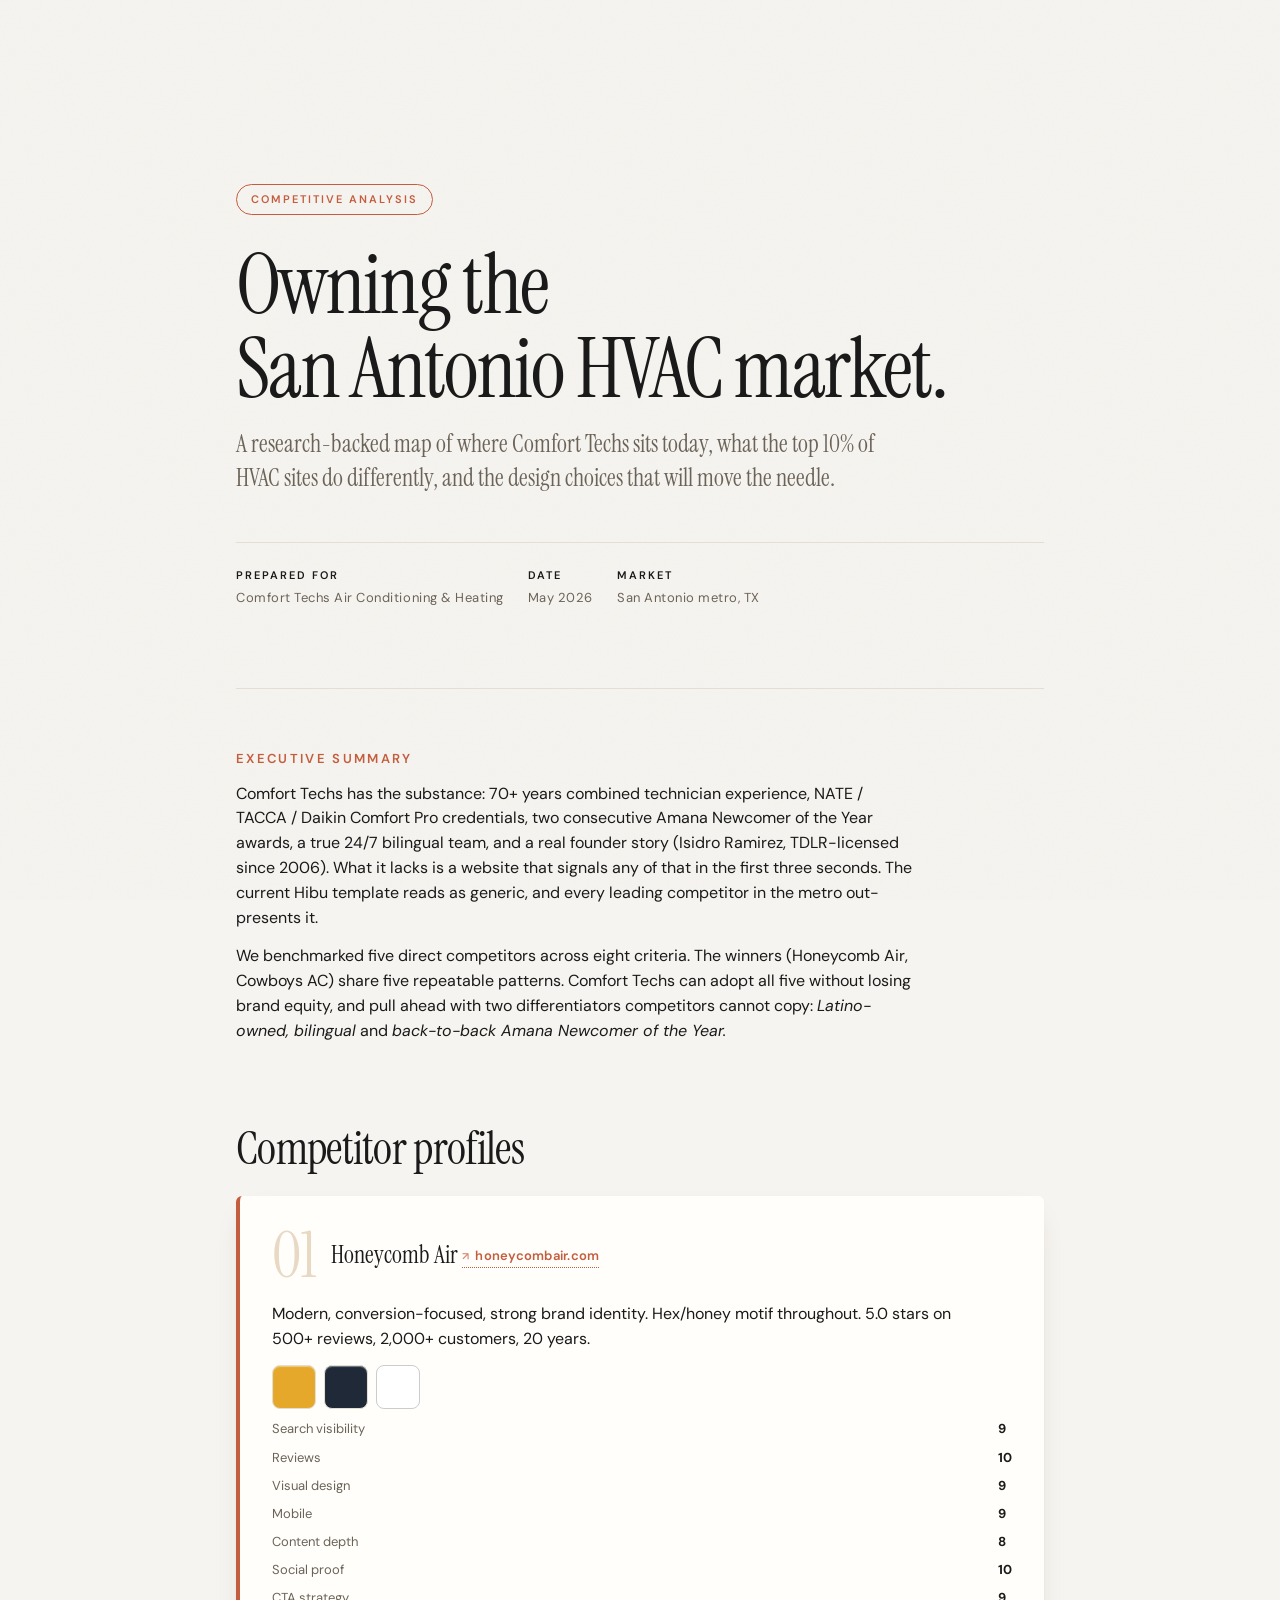
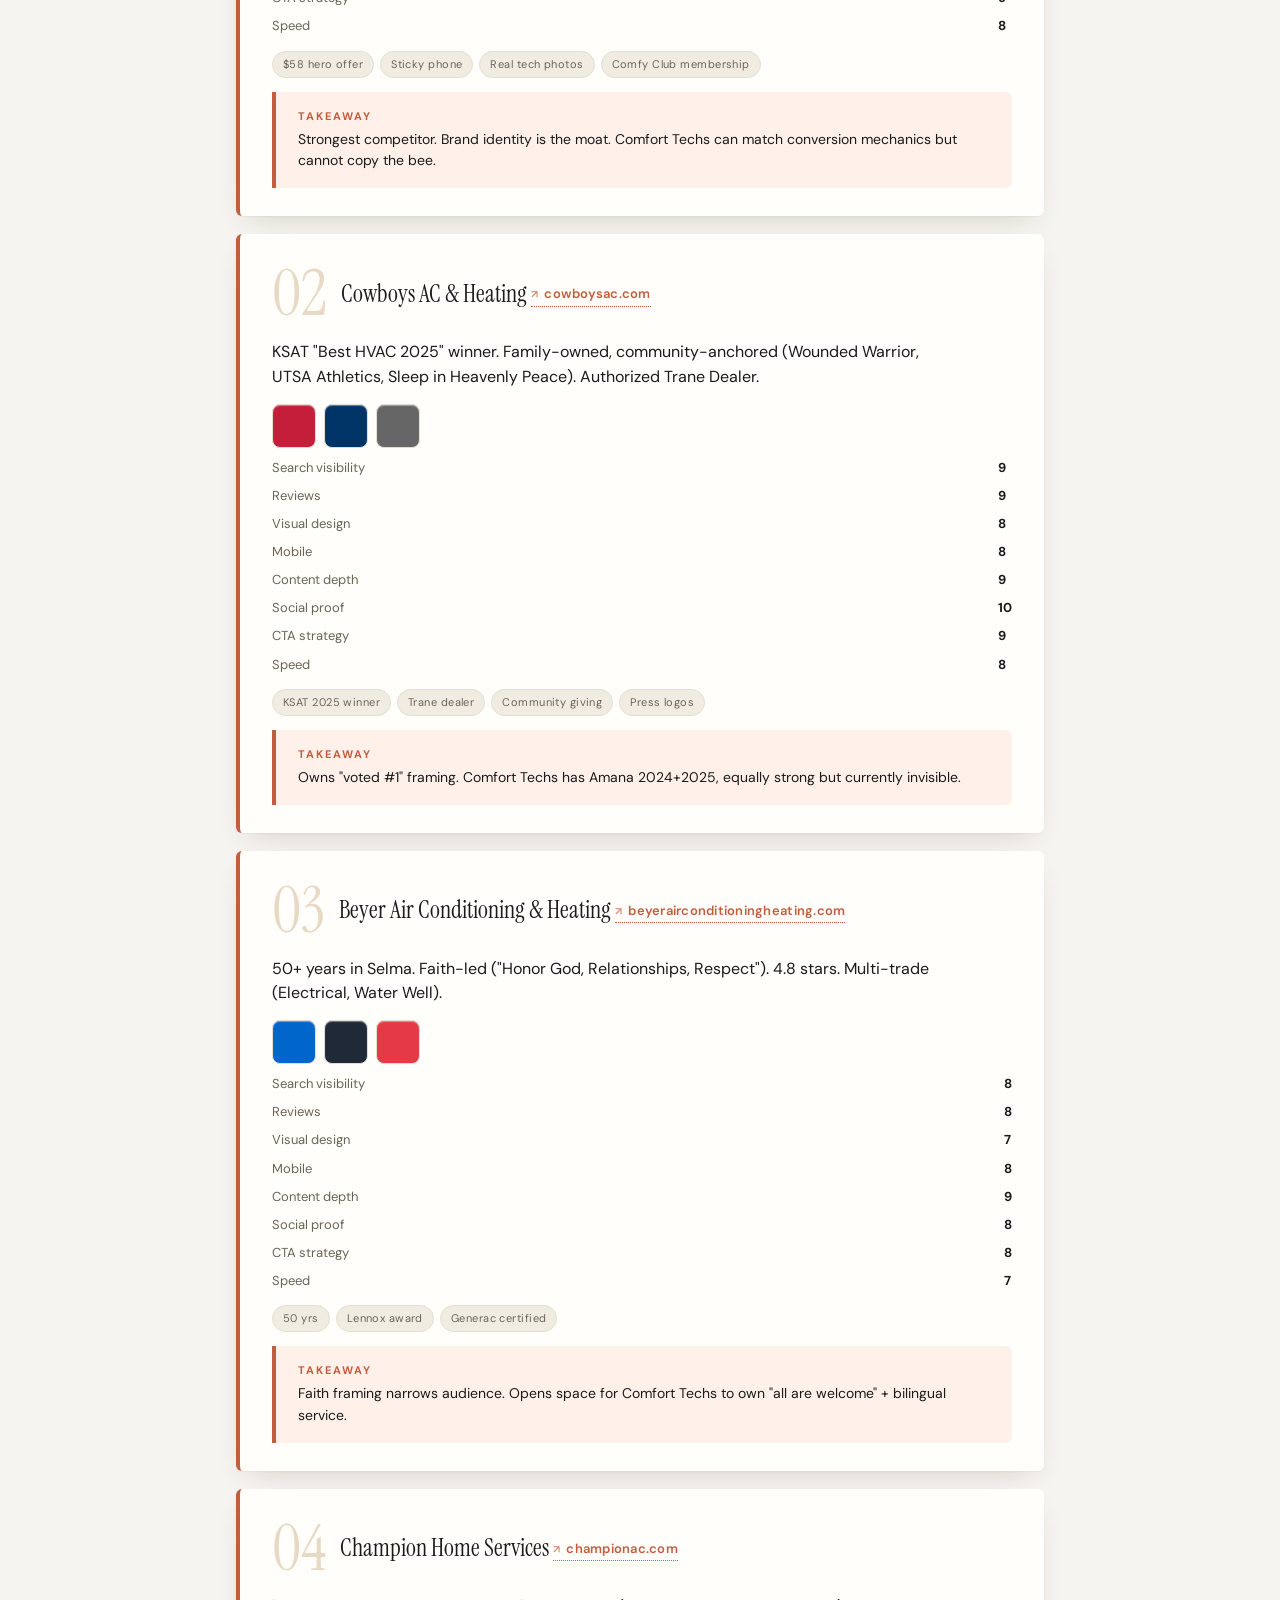
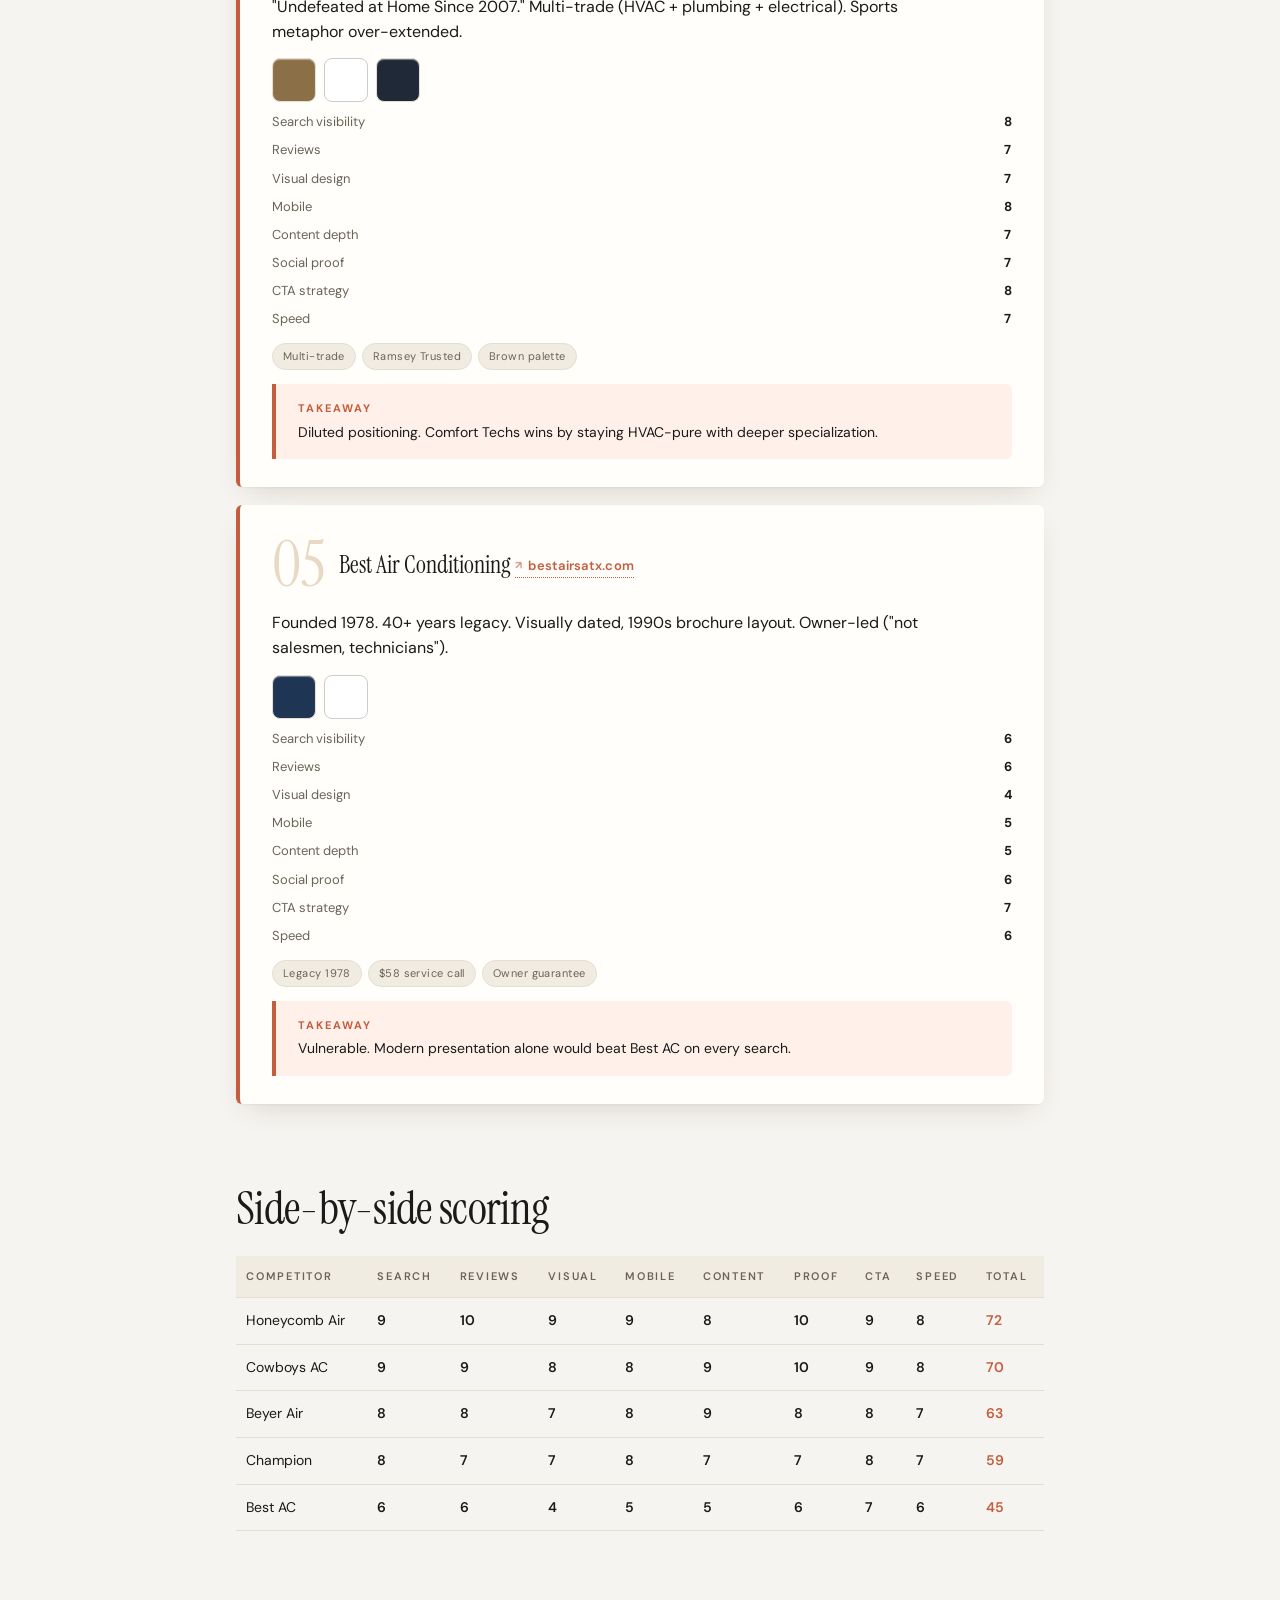
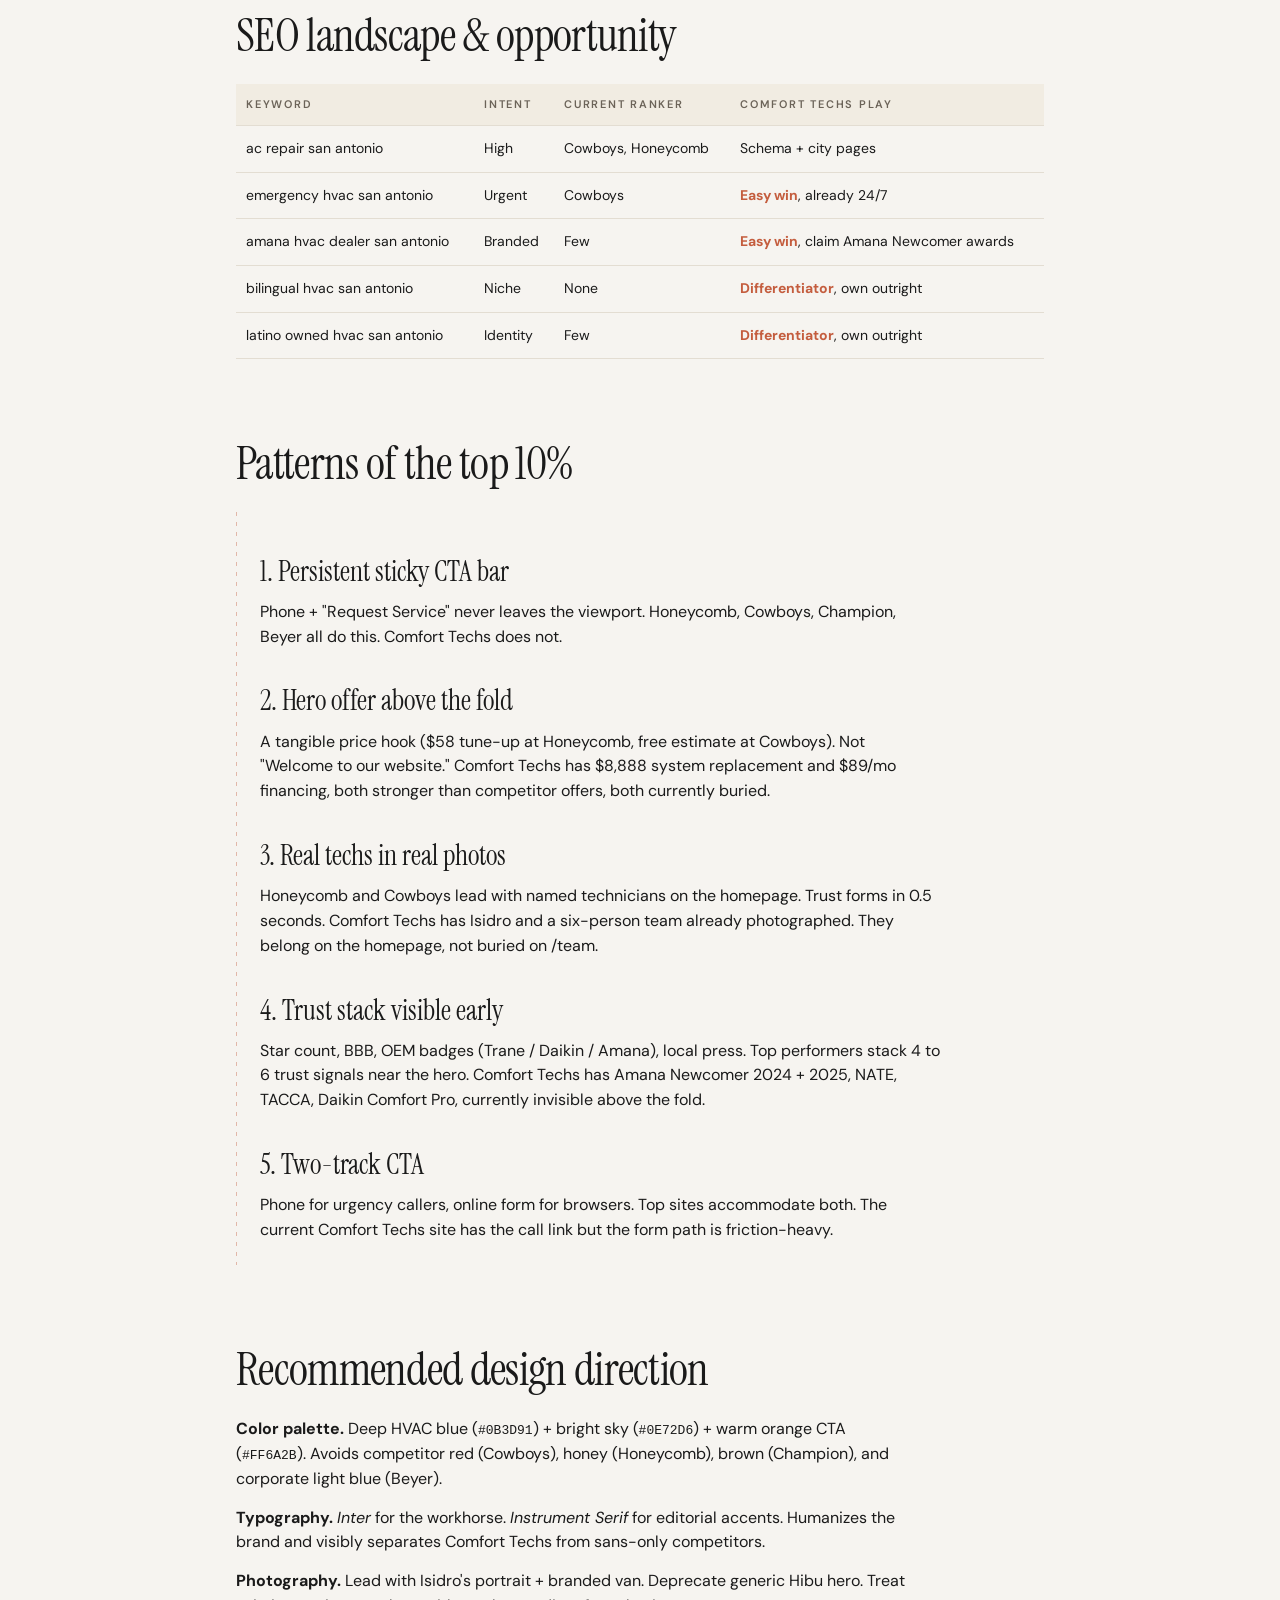
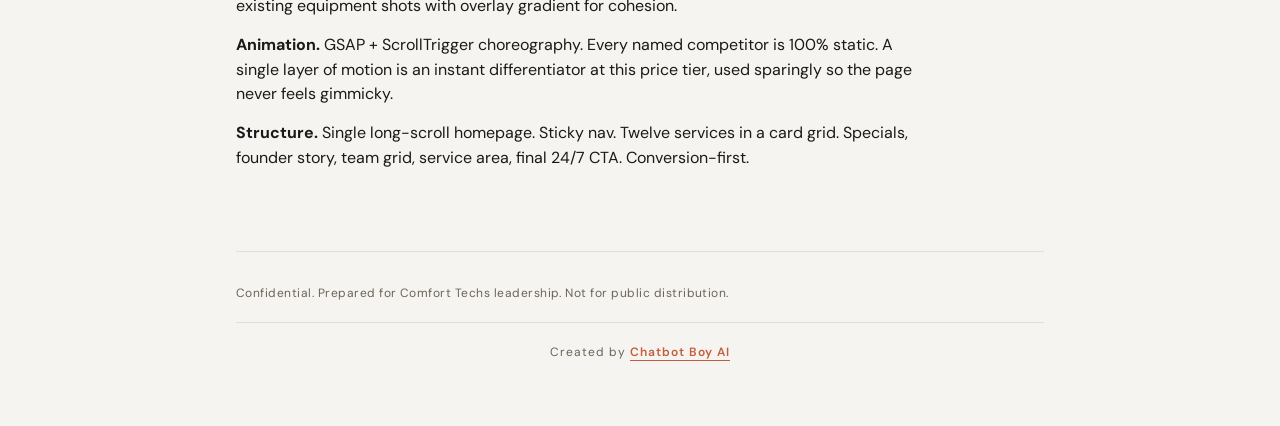
<file: site/competitive-analysis.html>
<!doctype html>
<html lang="en">
<head>
<meta charset="utf-8">
<meta name="viewport" content="width=device-width,initial-scale=1">
<meta name="robots" content="noindex, nofollow">
<title>Comfort Techs | Competitive Analysis Report</title>
<link rel="preconnect" href="https://fonts.googleapis.com">
<link rel="preconnect" href="https://fonts.gstatic.com" crossorigin>
<link href="https://fonts.googleapis.com/css2?family=DM+Sans:wght@400;500;600;700&family=Instrument+Serif&display=swap" rel="stylesheet">
<style>
:root{
  --paper:#f6f4f0;
  --ink:#1a1a1a;
  --muted:#6b6358;
  --hairline:#e3ddd2;
  --terracotta:#c45d3e;
  --card:#fffefa;
  --shadow:0 1px 2px rgba(0,0,0,.04), 0 12px 28px -12px rgba(60,40,20,.18);
}
*{box-sizing:border-box}
html,body{margin:0;padding:0;background:var(--paper);color:var(--ink);font-family:"DM Sans",system-ui,sans-serif;line-height:1.55;-webkit-font-smoothing:antialiased}
body{position:relative;overflow-x:hidden}
body::before{
  content:"";position:fixed;inset:0;pointer-events:none;opacity:.35;z-index:0;
  background-image:url("data:image/svg+xml;utf8,<svg xmlns='http://www.w3.org/2000/svg' width='240' height='240'><filter id='n'><feTurbulence type='fractalNoise' baseFrequency='.85' numOctaves='2' stitchTiles='stitch'/><feColorMatrix values='0 0 0 0 .4 0 0 0 0 .35 0 0 0 0 .25 0 0 0 .07 0'/></filter><rect width='100%25' height='100%25' filter='url(%23n)'/></svg>");
}
.wrap{max-width:920px;margin:0 auto;padding:64px 56px;position:relative;z-index:1}
.cover{padding:120px 0 80px;border-bottom:1px solid var(--hairline);margin-bottom:60px}
.badge{display:inline-block;padding:6px 14px;border:1px solid var(--terracotta);color:var(--terracotta);font-size:11px;letter-spacing:.18em;text-transform:uppercase;font-weight:600;border-radius:999px;margin-bottom:28px}
h1{font-family:"Instrument Serif",serif;font-size:84px;line-height:1;letter-spacing:-.02em;font-weight:400;margin:0 0 16px}
h2{font-family:"Instrument Serif",serif;font-size:46px;line-height:1.05;letter-spacing:-.015em;font-weight:400;margin:80px 0 24px}
h3{font-family:"Instrument Serif",serif;font-size:28px;line-height:1.15;font-weight:400;margin:36px 0 12px}
h4{font-size:13px;letter-spacing:.18em;text-transform:uppercase;font-weight:600;color:var(--terracotta);margin:32px 0 12px}
.lede{font-family:"Instrument Serif",serif;font-size:24px;line-height:1.4;color:var(--muted);max-width:640px;margin-top:8px}
.meta{display:flex;gap:24px;margin-top:48px;padding-top:24px;border-top:1px solid var(--hairline);font-size:13px;color:var(--muted);letter-spacing:.04em}
.meta b{color:var(--ink);font-weight:600;display:block;font-size:11px;letter-spacing:.18em;text-transform:uppercase;margin-bottom:4px}
p{margin:0 0 14px;max-width:680px}
.card{background:var(--card);border-left:4px solid var(--terracotta);border-radius:6px;padding:28px 32px;box-shadow:var(--shadow);margin:18px 0;transition:transform .25s ease, box-shadow .25s ease}
.card:hover{transform:translateY(-2px);box-shadow:0 1px 2px rgba(0,0,0,.04), 0 18px 36px -14px rgba(60,40,20,.24)}
.card .num{font-family:"Instrument Serif",serif;font-size:64px;line-height:1;color:#e8d9c4;display:inline-block;margin-right:14px;vertical-align:middle}
.card .ctitle{font-family:"Instrument Serif",serif;font-size:24px;line-height:1.2;display:inline-block;vertical-align:middle}
.swatches{display:flex;gap:8px;margin:14px 0 6px}
.sw{width:44px;height:44px;border-radius:8px;border:1px solid var(--hairline);box-shadow:inset 0 1px 1px rgba(255,255,255,.4)}
.tags{display:flex;flex-wrap:wrap;gap:6px;margin-top:14px}
.tag{display:inline-block;padding:4px 10px;background:#f1ece2;border:1px solid var(--hairline);border-radius:999px;font-size:11px;letter-spacing:.04em;color:var(--muted)}
table{width:100%;border-collapse:collapse;margin:18px 0 28px;font-size:14px}
th,td{padding:12px 10px;text-align:left;border-bottom:1px solid var(--hairline)}
th{font-size:11px;letter-spacing:.16em;text-transform:uppercase;color:var(--muted);font-weight:600;background:#f1ece2}
td.score{font-variant-numeric:tabular-nums;font-weight:600}
.flow{position:relative;padding:8px 0 8px 24px;margin:24px 0}
.flow::before{content:"";position:absolute;left:0;top:0;bottom:0;width:1px;background:repeating-linear-gradient(to bottom, var(--terracotta) 0 4px, transparent 4px 10px);opacity:.4}
.score-row{display:grid;grid-template-columns:1fr auto;gap:8px 18px;font-size:13px;margin-top:10px}
.score-row span{color:var(--muted)}
.score-row b{font-variant-numeric:tabular-nums}
.takeaway{background:#fff1ea;border-left:4px solid var(--terracotta);padding:16px 22px;margin:14px 0 0;border-radius:0 6px 6px 0;font-size:14px}
.takeaway b{color:var(--terracotta);font-size:11px;letter-spacing:.18em;text-transform:uppercase;display:block;margin-bottom:4px}
.url{display:inline-flex;align-items:center;gap:6px;margin:6px 0 2px;font-size:13px;color:var(--terracotta);font-weight:600;letter-spacing:.02em;border-bottom:1px dotted var(--terracotta);padding-bottom:1px;text-decoration:none}
.url:hover{border-bottom-style:solid}
.url::before{content:"↗";font-size:11px;opacity:.7}
.foot{margin-top:80px;padding-top:32px;border-top:1px solid var(--hairline);font-size:12px;color:var(--muted);letter-spacing:.04em}
@media (max-width:640px){
  .wrap{padding:40px 24px}
  h1{font-size:54px}
  h2{font-size:34px;margin-top:56px}
  .meta{flex-direction:column;gap:14px}
  .card{padding:20px 22px}
}
@media print{
  body{background:#fff}
  body::before{display:none}
  .wrap{padding:0;max-width:none}
  .card{break-inside:avoid;box-shadow:none;border:1px solid var(--hairline);border-left:4px solid var(--terracotta)}
  h2{break-after:avoid}
  table{break-inside:avoid}
  @page{size:A4;margin:18mm}
}
</style>
</head>
<body>
<div class="wrap">

  <header class="cover">
    <div class="badge">Competitive Analysis</div>
    <h1>Owning the<br>San Antonio HVAC market.</h1>
    <p class="lede">A research-backed map of where Comfort Techs sits today, what the top 10% of HVAC sites do differently, and the design choices that will move the needle.</p>
    <div class="meta">
      <div><b>Prepared for</b>Comfort Techs Air Conditioning &amp; Heating</div>
      <div><b>Date</b>May 2026</div>
      <div><b>Market</b>San Antonio metro, TX</div>
    </div>
  </header>

  <h4>Executive Summary</h4>
  <p>Comfort Techs has the substance: 70+ years combined technician experience, NATE / TACCA / Daikin Comfort Pro credentials, two consecutive Amana Newcomer of the Year awards, a true 24/7 bilingual team, and a real founder story (Isidro Ramirez, TDLR-licensed since 2006). What it lacks is a website that signals any of that in the first three seconds. The current Hibu template reads as generic, and every leading competitor in the metro out-presents it.</p>
  <p>We benchmarked five direct competitors across eight criteria. The winners (Honeycomb Air, Cowboys AC) share five repeatable patterns. Comfort Techs can adopt all five without losing brand equity, and pull ahead with two differentiators competitors cannot copy: <i>Latino-owned, bilingual</i> and <i>back-to-back Amana Newcomer of the Year.</i></p>

  <h2>Competitor profiles</h2>

  <div class="card">
    <span class="num">01</span><span class="ctitle">Honeycomb Air</span>
    <a class="url" href="https://honeycombair.com" target="_blank" rel="noopener">honeycombair.com</a>
    <p style="margin-top:14px">Modern, conversion-focused, strong brand identity. Hex/honey motif throughout. 5.0 stars on 500+ reviews, 2,000+ customers, 20 years.</p>
    <div class="swatches">
      <div class="sw" style="background:#E5A82B" title="Honey gold"></div>
      <div class="sw" style="background:#1F2937" title="Charcoal navy"></div>
      <div class="sw" style="background:#FFFFFF;border-color:#ccc" title="White"></div>
    </div>
    <div class="score-row">
      <span>Search visibility</span><b>9</b>
      <span>Reviews</span><b>10</b>
      <span>Visual design</span><b>9</b>
      <span>Mobile</span><b>9</b>
      <span>Content depth</span><b>8</b>
      <span>Social proof</span><b>10</b>
      <span>CTA strategy</span><b>9</b>
      <span>Speed</span><b>8</b>
    </div>
    <div class="tags"><span class="tag">$58 hero offer</span><span class="tag">Sticky phone</span><span class="tag">Real tech photos</span><span class="tag">Comfy Club membership</span></div>
    <div class="takeaway"><b>Takeaway</b>Strongest competitor. Brand identity is the moat. Comfort Techs can match conversion mechanics but cannot copy the bee.</div>
  </div>

  <div class="card">
    <span class="num">02</span><span class="ctitle">Cowboys AC &amp; Heating</span>
    <a class="url" href="https://cowboysac.com" target="_blank" rel="noopener">cowboysac.com</a>
    <p style="margin-top:14px">KSAT "Best HVAC 2025" winner. Family-owned, community-anchored (Wounded Warrior, UTSA Athletics, Sleep in Heavenly Peace). Authorized Trane Dealer.</p>
    <div class="swatches">
      <div class="sw" style="background:#C41E3A"></div>
      <div class="sw" style="background:#003366"></div>
      <div class="sw" style="background:#666666"></div>
    </div>
    <div class="score-row">
      <span>Search visibility</span><b>9</b>
      <span>Reviews</span><b>9</b>
      <span>Visual design</span><b>8</b>
      <span>Mobile</span><b>8</b>
      <span>Content depth</span><b>9</b>
      <span>Social proof</span><b>10</b>
      <span>CTA strategy</span><b>9</b>
      <span>Speed</span><b>8</b>
    </div>
    <div class="tags"><span class="tag">KSAT 2025 winner</span><span class="tag">Trane dealer</span><span class="tag">Community giving</span><span class="tag">Press logos</span></div>
    <div class="takeaway"><b>Takeaway</b>Owns "voted #1" framing. Comfort Techs has Amana 2024+2025, equally strong but currently invisible.</div>
  </div>

  <div class="card">
    <span class="num">03</span><span class="ctitle">Beyer Air Conditioning &amp; Heating</span>
    <a class="url" href="https://beyerairconditioningheating.com" target="_blank" rel="noopener">beyerairconditioningheating.com</a>
    <p style="margin-top:14px">50+ years in Selma. Faith-led ("Honor God, Relationships, Respect"). 4.8 stars. Multi-trade (Electrical, Water Well).</p>
    <div class="swatches">
      <div class="sw" style="background:#0066CC"></div>
      <div class="sw" style="background:#1F2937"></div>
      <div class="sw" style="background:#E63946"></div>
    </div>
    <div class="score-row">
      <span>Search visibility</span><b>8</b>
      <span>Reviews</span><b>8</b>
      <span>Visual design</span><b>7</b>
      <span>Mobile</span><b>8</b>
      <span>Content depth</span><b>9</b>
      <span>Social proof</span><b>8</b>
      <span>CTA strategy</span><b>8</b>
      <span>Speed</span><b>7</b>
    </div>
    <div class="tags"><span class="tag">50 yrs</span><span class="tag">Lennox award</span><span class="tag">Generac certified</span></div>
    <div class="takeaway"><b>Takeaway</b>Faith framing narrows audience. Opens space for Comfort Techs to own "all are welcome" + bilingual service.</div>
  </div>

  <div class="card">
    <span class="num">04</span><span class="ctitle">Champion Home Services</span>
    <a class="url" href="https://www.championac.com" target="_blank" rel="noopener">championac.com</a>
    <p style="margin-top:14px">"Undefeated at Home Since 2007." Multi-trade (HVAC + plumbing + electrical). Sports metaphor over-extended.</p>
    <div class="swatches">
      <div class="sw" style="background:#8B6F47"></div>
      <div class="sw" style="background:#FFFFFF;border-color:#ccc"></div>
      <div class="sw" style="background:#1F2937"></div>
    </div>
    <div class="score-row">
      <span>Search visibility</span><b>8</b>
      <span>Reviews</span><b>7</b>
      <span>Visual design</span><b>7</b>
      <span>Mobile</span><b>8</b>
      <span>Content depth</span><b>7</b>
      <span>Social proof</span><b>7</b>
      <span>CTA strategy</span><b>8</b>
      <span>Speed</span><b>7</b>
    </div>
    <div class="tags"><span class="tag">Multi-trade</span><span class="tag">Ramsey Trusted</span><span class="tag">Brown palette</span></div>
    <div class="takeaway"><b>Takeaway</b>Diluted positioning. Comfort Techs wins by staying HVAC-pure with deeper specialization.</div>
  </div>

  <div class="card">
    <span class="num">05</span><span class="ctitle">Best Air Conditioning</span>
    <a class="url" href="https://www.bestairsatx.com" target="_blank" rel="noopener">bestairsatx.com</a>
    <p style="margin-top:14px">Founded 1978. 40+ years legacy. Visually dated, 1990s brochure layout. Owner-led ("not salesmen, technicians").</p>
    <div class="swatches">
      <div class="sw" style="background:#1F3554"></div>
      <div class="sw" style="background:#FFFFFF;border-color:#ccc"></div>
    </div>
    <div class="score-row">
      <span>Search visibility</span><b>6</b>
      <span>Reviews</span><b>6</b>
      <span>Visual design</span><b>4</b>
      <span>Mobile</span><b>5</b>
      <span>Content depth</span><b>5</b>
      <span>Social proof</span><b>6</b>
      <span>CTA strategy</span><b>7</b>
      <span>Speed</span><b>6</b>
    </div>
    <div class="tags"><span class="tag">Legacy 1978</span><span class="tag">$58 service call</span><span class="tag">Owner guarantee</span></div>
    <div class="takeaway"><b>Takeaway</b>Vulnerable. Modern presentation alone would beat Best AC on every search.</div>
  </div>

  <h2>Side-by-side scoring</h2>
  <table>
    <thead><tr><th>Competitor</th><th>Search</th><th>Reviews</th><th>Visual</th><th>Mobile</th><th>Content</th><th>Proof</th><th>CTA</th><th>Speed</th><th>Total</th></tr></thead>
    <tbody>
      <tr><td>Honeycomb Air</td><td class="score">9</td><td class="score">10</td><td class="score">9</td><td class="score">9</td><td class="score">8</td><td class="score">10</td><td class="score">9</td><td class="score">8</td><td class="score" style="color:var(--terracotta)">72</td></tr>
      <tr><td>Cowboys AC</td><td class="score">9</td><td class="score">9</td><td class="score">8</td><td class="score">8</td><td class="score">9</td><td class="score">10</td><td class="score">9</td><td class="score">8</td><td class="score" style="color:var(--terracotta)">70</td></tr>
      <tr><td>Beyer Air</td><td class="score">8</td><td class="score">8</td><td class="score">7</td><td class="score">8</td><td class="score">9</td><td class="score">8</td><td class="score">8</td><td class="score">7</td><td class="score" style="color:var(--terracotta)">63</td></tr>
      <tr><td>Champion</td><td class="score">8</td><td class="score">7</td><td class="score">7</td><td class="score">8</td><td class="score">7</td><td class="score">7</td><td class="score">8</td><td class="score">7</td><td class="score" style="color:var(--terracotta)">59</td></tr>
      <tr><td>Best AC</td><td class="score">6</td><td class="score">6</td><td class="score">4</td><td class="score">5</td><td class="score">5</td><td class="score">6</td><td class="score">7</td><td class="score">6</td><td class="score" style="color:var(--terracotta)">45</td></tr>
    </tbody>
  </table>

  <h2>SEO landscape &amp; opportunity</h2>
  <table>
    <thead><tr><th>Keyword</th><th>Intent</th><th>Current ranker</th><th>Comfort Techs play</th></tr></thead>
    <tbody>
      <tr><td>ac repair san antonio</td><td>High</td><td>Cowboys, Honeycomb</td><td>Schema + city pages</td></tr>
      <tr><td>emergency hvac san antonio</td><td>Urgent</td><td>Cowboys</td><td><b style="color:var(--terracotta)">Easy win</b>, already 24/7</td></tr>
      <tr><td>amana hvac dealer san antonio</td><td>Branded</td><td>Few</td><td><b style="color:var(--terracotta)">Easy win</b>, claim Amana Newcomer awards</td></tr>
      <tr><td>bilingual hvac san antonio</td><td>Niche</td><td>None</td><td><b style="color:var(--terracotta)">Differentiator</b>, own outright</td></tr>
      <tr><td>latino owned hvac san antonio</td><td>Identity</td><td>Few</td><td><b style="color:var(--terracotta)">Differentiator</b>, own outright</td></tr>
    </tbody>
  </table>

  <h2>Patterns of the top 10%</h2>
  <div class="flow">
    <h3>1. Persistent sticky CTA bar</h3>
    <p>Phone + "Request Service" never leaves the viewport. Honeycomb, Cowboys, Champion, Beyer all do this. Comfort Techs does not.</p>

    <h3>2. Hero offer above the fold</h3>
    <p>A tangible price hook ($58 tune-up at Honeycomb, free estimate at Cowboys). Not "Welcome to our website." Comfort Techs has $8,888 system replacement and $89/mo financing, both stronger than competitor offers, both currently buried.</p>

    <h3>3. Real techs in real photos</h3>
    <p>Honeycomb and Cowboys lead with named technicians on the homepage. Trust forms in 0.5 seconds. Comfort Techs has Isidro and a six-person team already photographed. They belong on the homepage, not buried on /team.</p>

    <h3>4. Trust stack visible early</h3>
    <p>Star count, BBB, OEM badges (Trane / Daikin / Amana), local press. Top performers stack 4 to 6 trust signals near the hero. Comfort Techs has Amana Newcomer 2024 + 2025, NATE, TACCA, Daikin Comfort Pro, currently invisible above the fold.</p>

    <h3>5. Two-track CTA</h3>
    <p>Phone for urgency callers, online form for browsers. Top sites accommodate both. The current Comfort Techs site has the call link but the form path is friction-heavy.</p>
  </div>

  <h2>Recommended design direction</h2>
  <p><b>Color palette.</b> Deep HVAC blue (<code>#0B3D91</code>) + bright sky (<code>#0E72D6</code>) + warm orange CTA (<code>#FF6A2B</code>). Avoids competitor red (Cowboys), honey (Honeycomb), brown (Champion), and corporate light blue (Beyer).</p>
  <p><b>Typography.</b> <i>Inter</i> for the workhorse. <i>Instrument Serif</i> for editorial accents. Humanizes the brand and visibly separates Comfort Techs from sans-only competitors.</p>
  <p><b>Photography.</b> Lead with Isidro's portrait + branded van. Deprecate generic Hibu hero. Treat existing equipment shots with overlay gradient for cohesion.</p>
  <p><b>Animation.</b> GSAP + ScrollTrigger choreography. Every named competitor is 100% static. A single layer of motion is an instant differentiator at this price tier, used sparingly so the page never feels gimmicky.</p>
  <p><b>Structure.</b> Single long-scroll homepage. Sticky nav. Twelve services in a card grid. Specials, founder story, team grid, service area, final 24/7 CTA. Conversion-first.</p>

  <div class="foot">
    <div>Confidential. Prepared for Comfort Techs leadership. Not for public distribution.</div>
    <div style="width:100%; margin-top:20px; padding-top:20px; border-top:1px solid var(--hairline); text-align:center; font-size:12px; letter-spacing:0.08em;">
      Created by <a href="https://www.chatbotboy.ai/" target="_blank" rel="noopener" style="color:var(--terracotta); font-weight:600; border-bottom:1px solid var(--terracotta); text-decoration:none;">Chatbot Boy AI</a>
    </div>
  </div>

</div>
</body>
</html>
</file>
